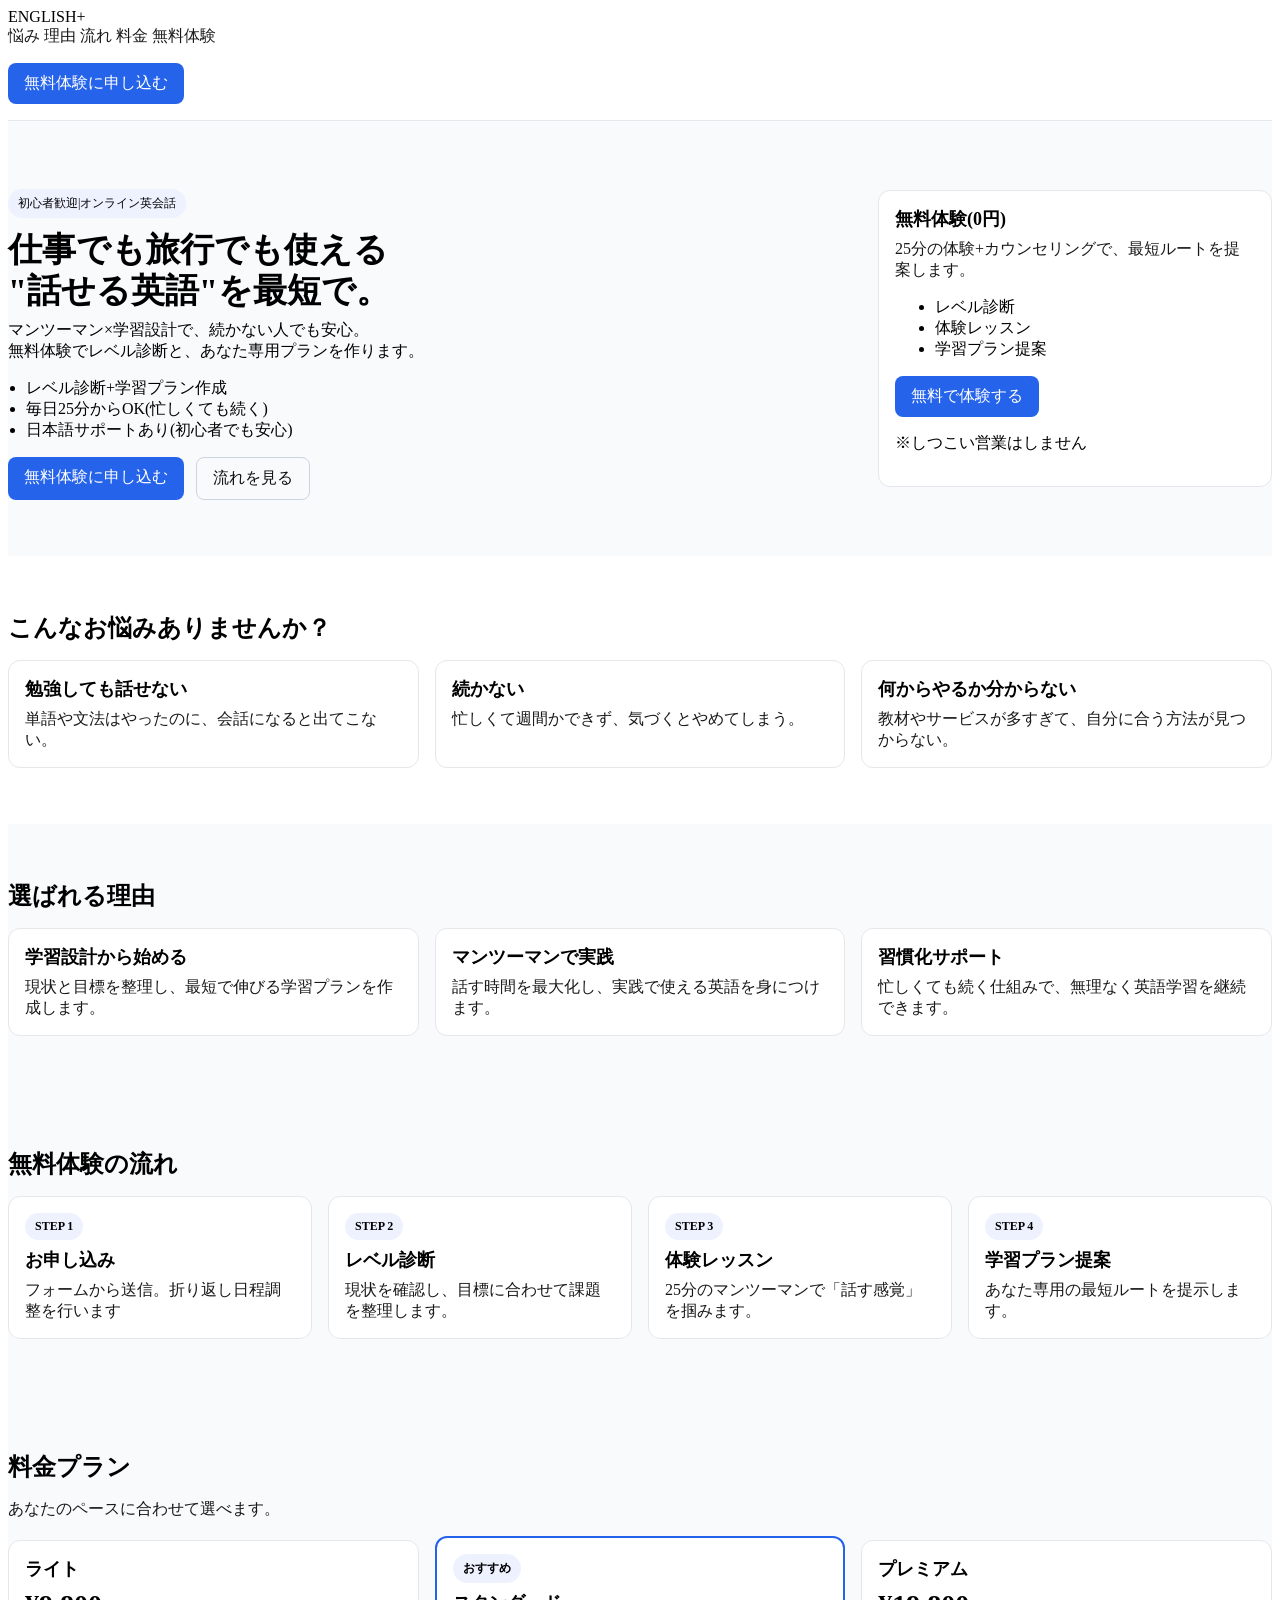
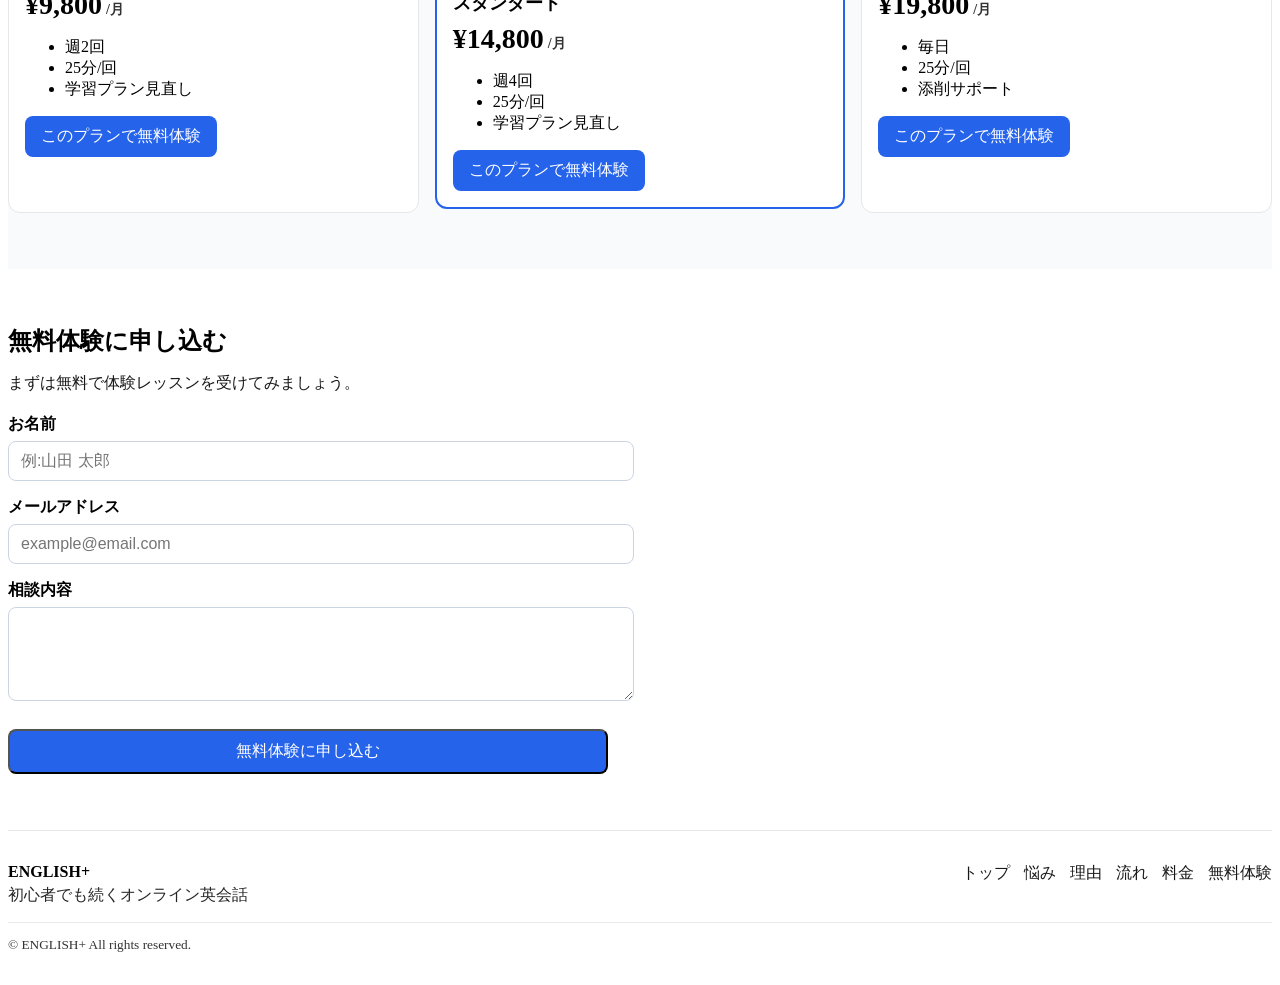
<file: english-lp/index.html>
<!DOCTYPE html>
<html lang="ja">
<head>
    <meta charset="UTF-8">
    <meta name="viewport" content="width=device-width, initial-scale=1.0">
    <title>ENGLISH+</title>
    <link rel="stylesheet" href="css/style.css" />
</head>

<body>
    <header class="header">
      <div class="container header_inner">
        <a href="#top" class="logo">ENGLISH+</a>

        <nav class="nav">
            <a href="#problems">悩み</a>
            <a href="#reason">理由</a>
            <a href="#flow">流れ</a>
            <a href="#price">料金</a>
            <a href="#contact">無料体験</a>
        </nav>
        <a href="#contact" class="btn">無料体験に申し込む</a>
      </div>
    </header>


<main>

  <section class="hero" id="top">
    <div class="container hero_inner">

    <div class="hero_copy">
      <p class="badge">初心者歓迎|オンライン英会話</p>

      <h1 class="hero_title">
        仕事でも旅行でも使える<br>
        "話せる英語"を最短で。
      </h1>

      <p class="hero_lead">
        マンツーマン×学習設計で、続かない人でも安心。<br>
        無料体験でレベル診断と、あなた専用プランを作ります。 
      </p>

      <ul class="hero_list">
        <li>レベル診断+学習プラン作成</li>
        <li>毎日25分からOK(忙しくても続く)</li>
        <li>日本語サポートあり(初心者でも安心)</li>
      </ul>

      <div class="hero_actions">
        <a class="btn" href="#contact">無料体験に申し込む</a>
        <a class="btn btn_ghost" href="#flow">流れを見る</a>
      </div>
    </div>

    <aside class="hero_card">
      <h2 class="card_title">無料体験(0円)</h2>
      <p class="card_text">25分の体験+カウンセリングで、最短ルートを提案します。</p>

      <ul class="card_list">
        <li>レベル診断</li>
        <li>体験レッスン</li>
        <li>学習プラン提案</li>
      </ul>

      <a class="btn btn_primary" href="#contact">無料で体験する</a>
      <p class="card_note">※しつこい営業はしません</p>
    </aside>
   </div>
  </section>

  <section class="section" id="problems">
    <div class="container">
      <h2 class="section_title">こんなお悩みありませんか？</h2>

    <div class="cards">
        <div class="card">
          <h3 class="card_title">勉強しても話せない</h3>
          <p class="card_text">単語や文法はやったのに、会話になると出てこない。</p>
        </div>

        <div class="card">
          <h3 class="card_title">続かない</h3>
          <p class="card_text">忙しくて週間かできず、気づくとやめてしまう。</p>
        </div>

        <div class="card">
          <h3 class="card_title">何からやるか分からない</h3>
          <p class="card_text">教材やサービスが多すぎて、自分に合う方法が見つからない。</p>
        </div>
      </div>

    </div>
  </section>


<section class="section section_alt" id="reason">
  <div class="container">

    <h2 class="section_title">選ばれる理由</h2>

    <div class="cards">

      <div class="card">
        <h3 class="card_title">学習設計から始める</h3>
        <p class="card_text">
          現状と目標を整理し、最短で伸びる学習プランを作成します。
        </p>
      </div>

      <div class="card">
        <h3 class="card_title">マンツーマンで実践</h3>
        <p class="card_text">
          話す時間を最大化し、実践で使える英語を身につけます。
        </p>
      </div>

      <div class="card">
        <h3 class="card_title">習慣化サポート</h3>
        <p class="card_text">
          忙しくても続く仕組みで、無理なく英語学習を継続できます。
        </p>
      </div>

    </div>
  </div>
</section>

<section class="section section_alt" id="flow">
  <div class="container">

    <h2 class="section_title">無料体験の流れ</h2>

    <div class="flow_grid">

      <div class="card flow_step">
        <p class="step_num">STEP 1</p>
        <h3 class="card_title">お申し込み</h3>
        <p class="card_text">フォームから送信。折り返し日程調整を行います</p>
      </div>

      <div class="card flow_step">
        <p class="step_num">STEP 2</p>
        <h3 class="card_title">レベル診断</h3>
        <p class="card_text">現状を確認し、目標に合わせて課題を整理します。</p>
      </div>

      <div class="card flow_step">
        <p class="step_num">STEP 3</p>
        <h3 class="card_title">体験レッスン</h3>
        <p class="card_text">25分のマンツーマンで「話す感覚」を掴みます。</p>
      </div>

      <div class="card flow_step">
        <p class="step_num">STEP 4</p>
        <h3 class="card_title">学習プラン提案</h3>
        <p class="card_text">あなた専用の最短ルートを提示します。</p>
      </div>
      
    </div>
  </div>
</section>

<section class="section section_alt" id="price">
  <div class="container">

    <h2 class="section_title">料金プラン</h2>
    <p class="section_lead">あなたのペースに合わせて選べます。</p>

    <div class="price_grid">

      <div class="card price_card">
        <h3 class="card_title">ライト</h3>
        <p class="price_num">¥9,800<span class="price_unit">/月</span></p>
        <ul class="list">
          <li>週2回</li>
          <li>25分/回</li>
          <li>学習プラン見直し</li>
        </ul>
        <a class="btn btn_primary" href="#contact">このプランで無料体験</a>
      </div>
      <div class="card price_card price_card--featured">
        <p class="price_badge">おすすめ</p>
        <h3 class="card_title">スタンダード</h3>
        <p class="price_num">¥14,800<span class="price_unit">/月</span></p>
        <ul class="list">
          <li>週4回</li>
          <li>25分/回</li>
          <li>学習プラン見直し</li>
        </ul>
        <a class="btn btn_primary" href="#contact">このプランで無料体験</a>
      </div>

      <div class="card price_card">
        <h3 class="card_title">プレミアム</h3>
        <p class="price_num">¥19,800<span class="price_unit">/月</span></p>
        <ul class="list">
          <li>毎日</li>
          <li>25分/回</li>
          <li>添削サポート</li>
        </ul>
        <a class="btn btn_primary" href="#contact">このプランで無料体験</a>
      </div>

    </div>
  </div>
</section>

<section class="section" id="contact">
  <div class="container">

    <h2 class="section_title">無料体験に申し込む</h2>
    <p class="section_lead">
      まずは無料で体験レッスンを受けてみましょう。
    </p>

    <form class="form" action="#" method="post">

      <div class="form_row">
        <label for="name">お名前</label>
        <input id="name" type="text" class="form_input" placeholder="例:山田 太郎">
      </div>

      <div class="form_row">
        <label for="email">メールアドレス</label>
        <input id="email" type="email" class="form_input" placeholder="example@email.com">
      </div>

      <div class="form_row">
        <label for="message">相談内容</label>
        <textarea id="message" class="form_input" rows="4"></textarea>
      </div>

      <button type="submit" class="btn btn_primary form_btn">
       無料体験に申し込む
      </button>

    </form>
  </div>
</section>
<main role="main"></main>
</main>

<footer class="footer">
<div class="container footer_inner">

  <div class="footer_brand">
    <p class="footer_logo">ENGLISH+</p>
    <p class="footer_text">初心者でも続くオンライン英会話</p>
  </div>

  <nav class="footer_nav" aria-label="フッターメニュー">
    <a href="#top">トップ</a>
    <a href="#problems">悩み</a>
    <a href="#reason">理由</a>
    <a href="#flow">流れ</a>
    <a href="#price">料金</a>
    <a href="#contact">無料体験</a>
  </nav>
</div>

  <div class="container footer_bottom">
    <small>© ENGLISH+ All rights reserved.</small>
  </div>
</footer>

</body>
</html>
</file>
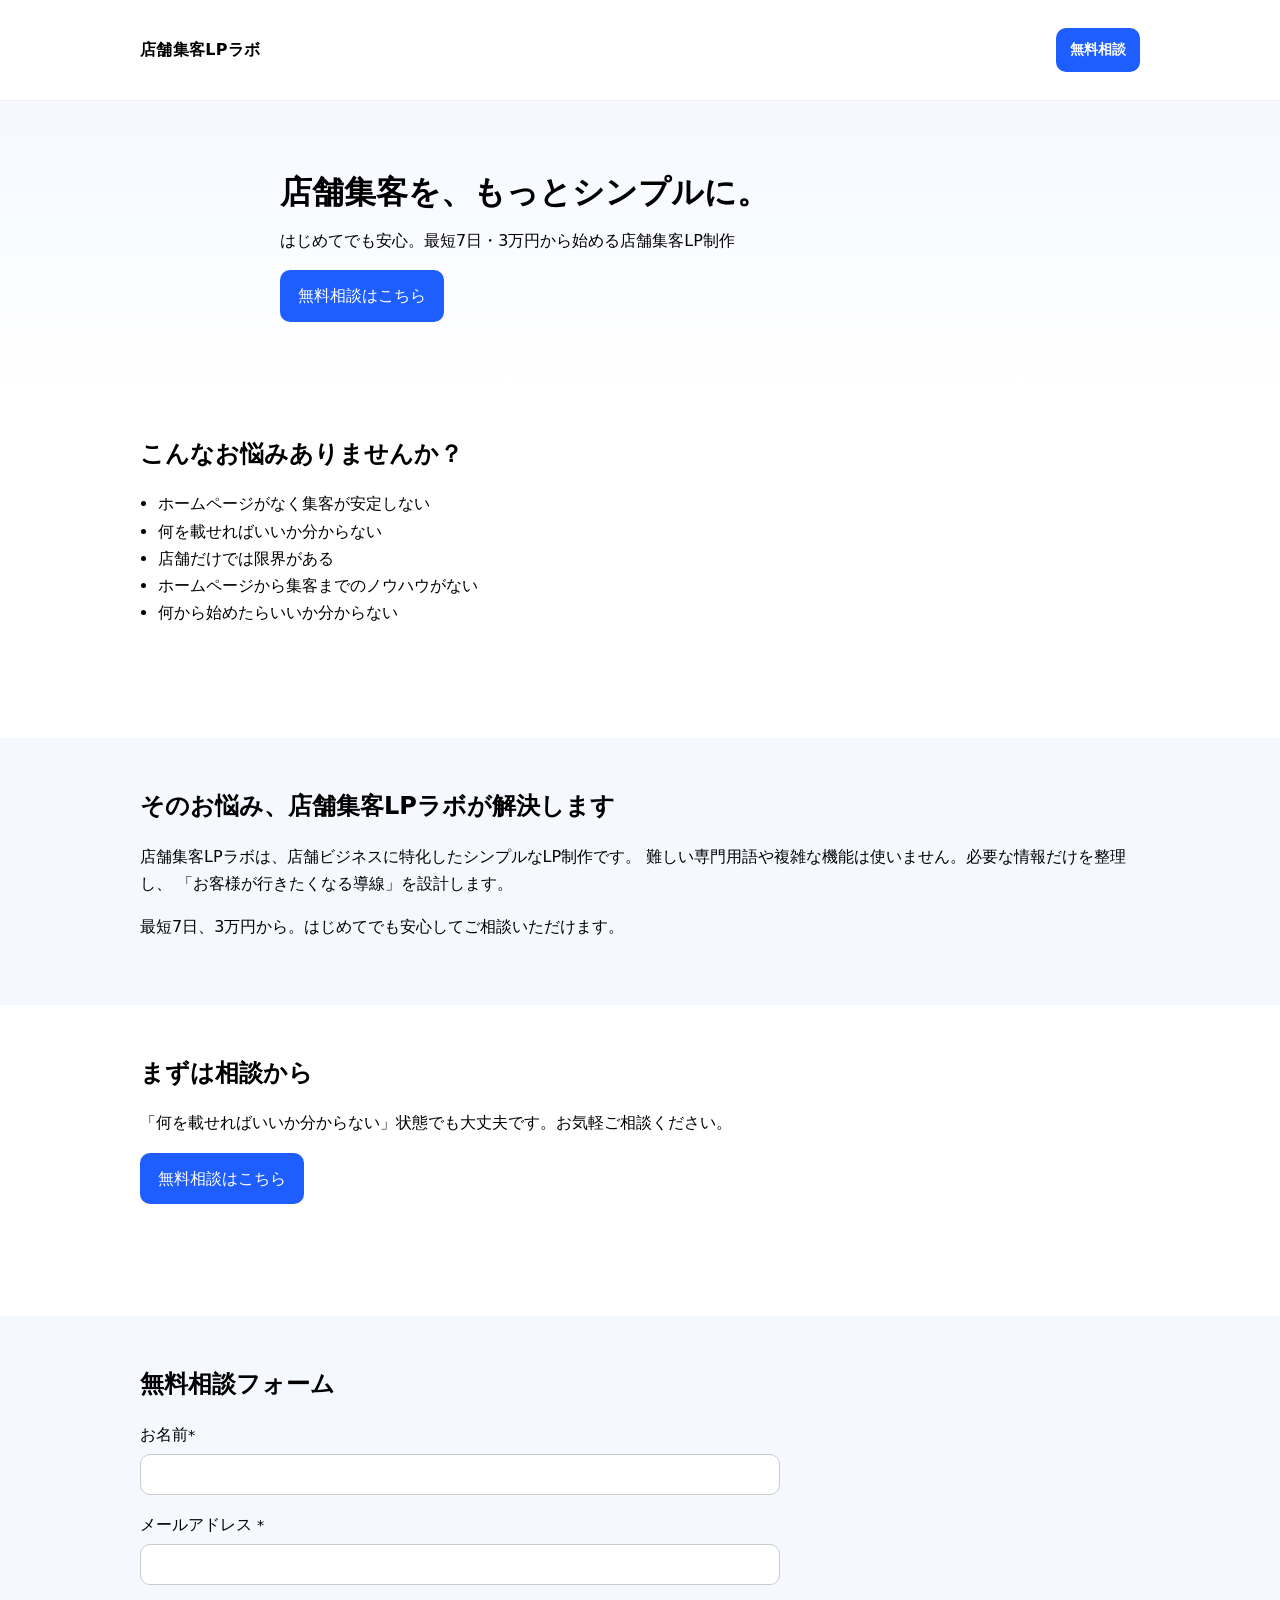
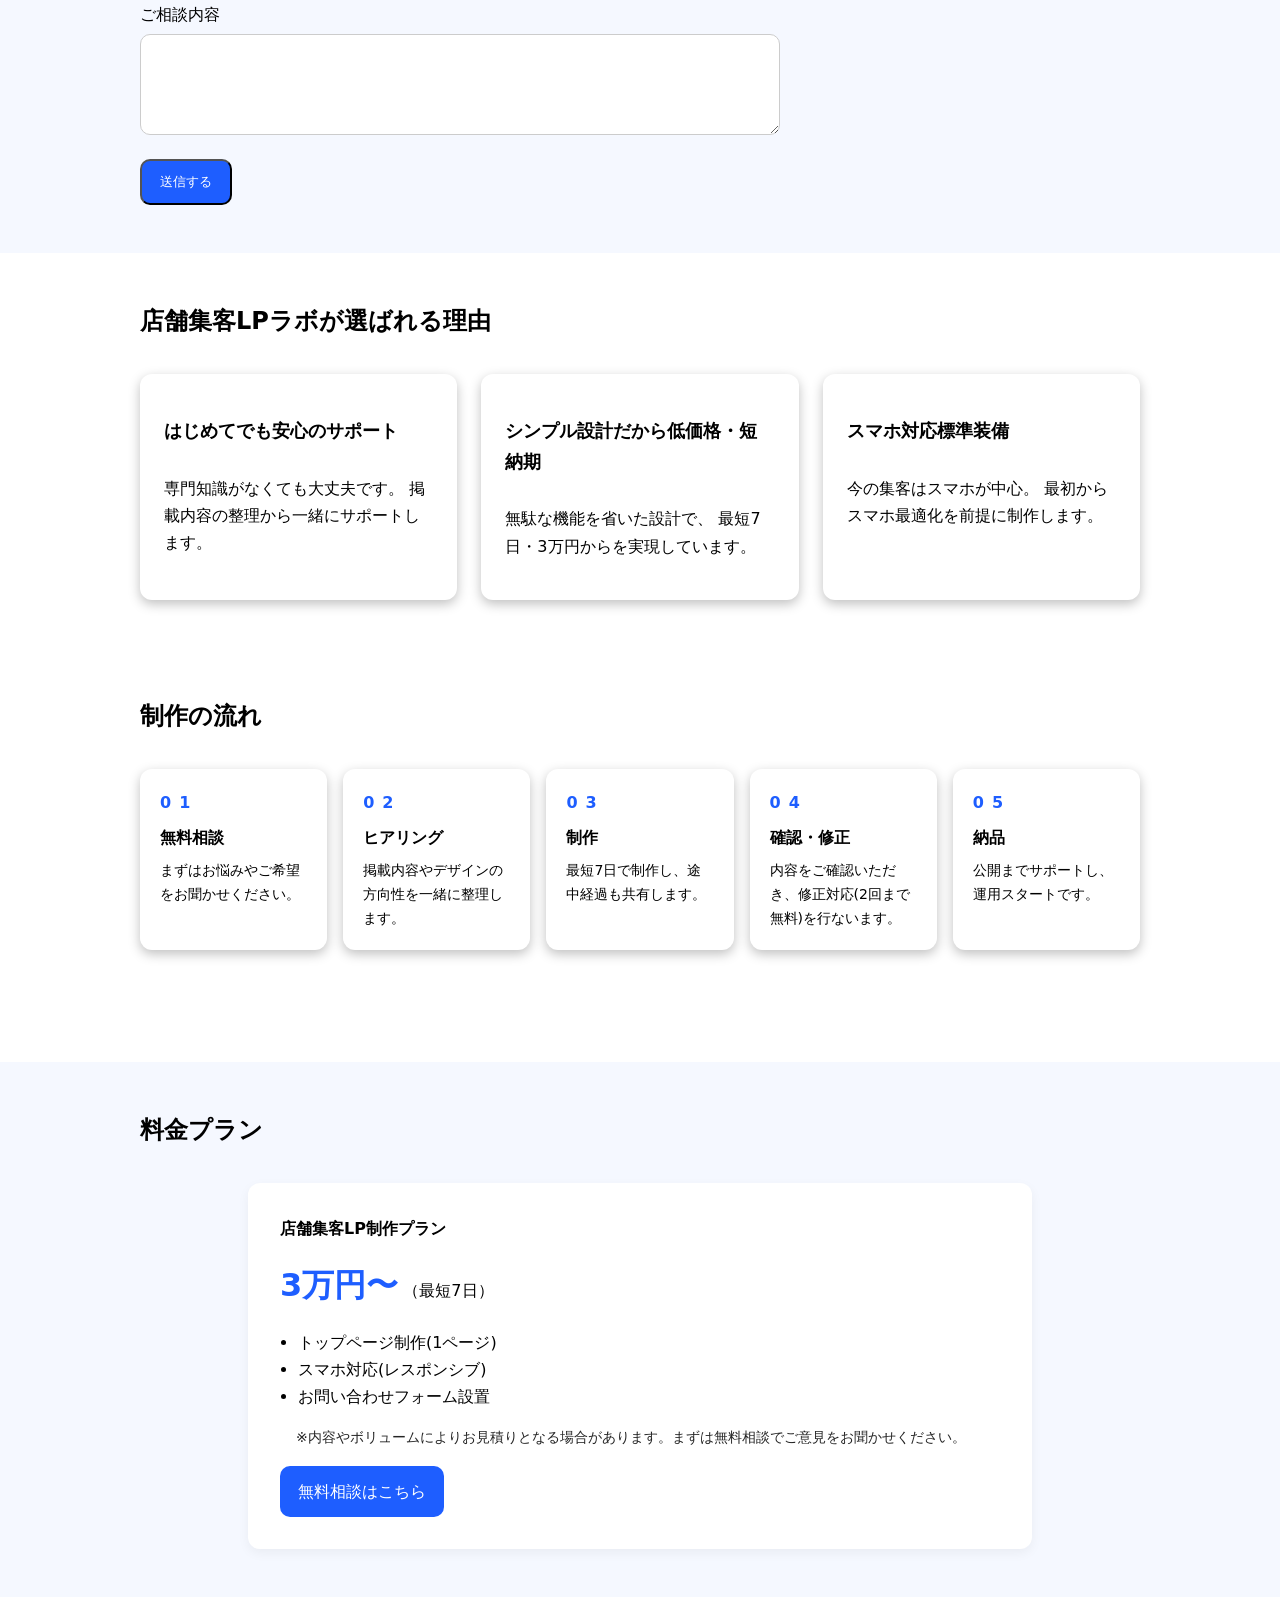
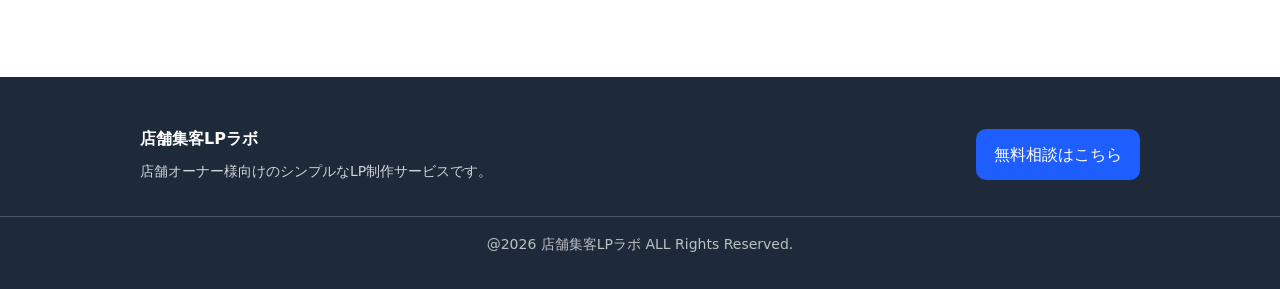
<file: store-lp/index.html>
<!DOCTYPE html>
<html lang="ja">
<head>
    <meta charset="UTF-8">
    <meta name="viewport" content="width=device-width, initial-scale=1.0">
    <title>店舗集客LPラボ</title>
    <link rel="stylesheet" href="css/style.css" />
</head>
<body>
    <header class="header">
        <div class="container header_inner">
          <p class="logo">店舗集客LPラボ</p>
      
          <nav class="header_nav" aria-label="ヘッダーメニュー">
            <a class="header_link" href="#contact">無料相談</a>
          </nav>
        </div>
      </header>

    <main>
        <!-- FV -->
        <section class="hero">
            <div class="container hero_inner">
                <h1 class="hero_title">店舗集客を、もっとシンプルに。</h1>
                <p class="hero_lead">はじめてでも安心。最短7日・3万円から始める店舗集客LP制作</p>
                <a class="btn btn-primary" href="#contact">無料相談はこちら</a>
            </div>
        </section>

        <!--悩み-->
        <section class="section">
            <div class="container">
                <h2 class="section_title">こんなお悩みありませんか？</h2>
                <ul class="list">
                    <li>ホームページがなく集客が安定しない</li>
                    <li>何を載せればいいか分からない</li>
                    <li>店舗だけでは限界がある</li>
                    <li>ホームページから集客までのノウハウがない</li>
                    <li>何から始めたらいいか分からない</li>
                </ul>
            </div>
        </section>

        <!--解決-->
        <section class="section section-alt">
            <div class="container">
                <h2 class="section_title">そのお悩み、店舗集客LPラボが解決します</h2>
                <p>
                    店舗集客LPラボは、店舗ビジネスに特化したシンプルなLP制作です。
                    難しい専門用語や複雑な機能は使いません。必要な情報だけを整理し、
                    「お客様が行きたくなる導線」を設計します。
                </p>
                <p>
                    最短7日、3万円から。はじめてでも安心してご相談いただけます。
                </p>
            </div>
        </section>

        <!-- CTA -->
        <section class="section">
            <div class="container">
                <h2 class="section_title">まずは相談から</h2>
                <p>「何を載せればいいか分からない」状態でも大丈夫です。お気軽ご相談ください。</p>
                <a class="btn btn-primary" href="#contact">無料相談はこちら</a>
            </div>
        </section>

        <!-- フォーム（飛び先） -->
        <section id="contact" class="section section-alt">
            <div class="container">
            <h2 class="section_title">無料相談フォーム</h2>

        <form class="form" action="#" method="post">
          <div class="form_row">
            <label for="name">お名前<span class="req">*</span></label>
            <input id="name" name="name" type="text" required>
          </div>

          <div class="form_row">
            <label for="email">メールアドレス <span class="req">*</span></label>
            <input id="email" name="email" type="email" required>
          </div>

          <div class="form_row">
            <label for="message">ご相談内容</label>
            <textarea id="message" name="message" rows="5"></textarea>
          </div>

          <div class="form_row">
            <button class="btn btn-primary" type="submit">送信する</button>
          </div>
        </form>
        </div>
        </section>

        <section class="section">
            <div class="container">
                <h2 class="section_title">店舗集客LPラボが選ばれる理由</h2>
                
                <div class="reason_wrapper">
                <div class="reason_card">
                    <h3 class="reason_title">はじめてでも安心のサポート</h3>
                    <p>
                        専門知識がなくても大丈夫です。
                        掲載内容の整理から一緒にサポートします。
                    </p>
                </div>

                <div class="reason_card">
                    <h3 class="reason_title">シンプル設計だから低価格・短納期</h3>
                    <p>
                        無駄な機能を省いた設計で、
                        最短7日・3万円からを実現しています。
                    </p>
                </div>

                <div class="reason_card">
                    <h3 class="reason_title">スマホ対応標準装備</h3>
                    <p>
                        今の集客はスマホが中心。
                        最初からスマホ最適化を前提に制作します。
                    </p>
                </div>

                </div>
            </div> 
        </section>

        <section class="section">
            <div class="container">
                <h2 class="section_title">制作の流れ</h2>

                <div class="flow_wrapper">
                    <div class="flow_card">
                        <p class="flow_step">01</p>
                        <h3 class="flow_title">無料相談</h3>
                        <p class="flow_text">まずはお悩みやご希望をお聞かせください。</p>
                    </div>

                    <div class="flow_card">
                        <p class="flow_step">02</p>
                        <h3 class="flow_title">ヒアリング</h3>
                        <p class="flow_text">掲載内容やデザインの方向性を一緒に整理します。</p>
                    </div>

                    <div class="flow_card">
                        <p class="flow_step">03</p>
                        <h3 class="flow_title">制作</h3>
                        <p class="flow_text">最短7日で制作し、途中経過も共有します。</p>
                    </div>

                    <div class="flow_card">
                        <p class="flow_step">04</p>
                        <h3 class="flow_title">確認・修正</h3>
                        <p class="flow_text">内容をご確認いただき、修正対応(2回まで無料)を行ないます。</p>
                    </div>

                    <div class="flow_card">
                        <p class="flow_step">05</p>
                        <h3 class="flow_title">納品</h3>
                        <p class="flow_text">公開までサポートし、運用スタートです。</p>
                    </div>
                </div>
            </div>
        </section>

        <!--料金-->
        <section class="section section-alt">
            <div class="container">
                <h2 class="section_title">料金プラン</h2>

            <div class="price_card">
                <h3 class="price_title">店舗集客LP制作プラン</h3>

                <p class="price_value">
                    <span class="price_yen">3万円〜</span>
                    <span class="price_note">（最短7日）</span>
                </p>

                <ul class="price_list">
                    <li>トップページ制作(1ページ)</li>
                    <li>スマホ対応(レスポンシブ)</li>
                    <li>お問い合わせフォーム設置</li>
                </ul>

                <p class="price_small">
                    ※内容やボリュームによりお見積りとなる場合があります。まずは無料相談でご意見をお聞かせください。
                </p>

                <a class="btn btn-primary" href="#contact">無料相談はこちら</a>
            </div>
            </div>
        </section>

    </main>

    <footer class="footer">
        <div class="container footer_inner">
            <div class="footer_info">
                <p class="footer_logo">店舗集客LPラボ</p>
                <p class="footer_text">
                    店舗オーナー様向けのシンプルなLP制作サービスです。
                </p>
            </div>

        <div class="footer_contact">
            <a href="#contact" class="btn btn-primary">無料相談はこちら</a>
        </div>
        </div>

        <div class="footer_bottom">
            <p class="footer_copy">
                @2026 店舗集客LPラボ ALL Rights Reserved.
            </p>
        </div>
    </footer>



    
</body>
</html>
</file>
<file: english-lp/css/style.css>
.header{
  background:#fff;
  position: sticky;
  top: 0;
  z-index: 10;
  border-bottom: 1px solid #e5e7eb;
}

.header a{
  text-decoration: none;
  color: inherit;
}

.header .nav a{
  opacity: .9;
}

.header .nav a:hover{
  opacity: 1;
  text-decoration: underline;
}

/* ヘッダー内のCTAを常にボタン見た目に */
.header .btn{
  background:#2563eb;
  color:#fff;
  padding:10px 16px;
  margin:16px 0;
  border-radius:8px;
  display:inline-block;
  white-space: nowrap;
}

/* SP：ヘッダーを縦並びに */
@media (max-width: 768px){
  .header_inner{
    flex-direction: column;
    align-items: flex-start;
  }
}

.hero{
  padding:56px 0;
  background: #f8fafc;
}

.hero_inner{
  display: flex;
  gap:24px;
  align-items:center;
}

.hero_copy{
  flex:1;
}

.hero_card{
  width:min(360px,100%);
  background:#ffffff;
  border:1px solid #e5e7eb;
  border-radius:12px;
  padding:16px;
}

.hero_title{
  margin:0 0 8px;
  font-size:34px;
  line-height:1.2;
}

.hero_lead{
  margin:0 0 16px;
}

.badge{
  display:inline-block;
  font-size:12px;
  padding:6px 10px;
  border-radius:999px;
  background: #eef2ff;
  margin-bottom:12px;
}

.hero_list{
  margin:0 0 16px;
  padding-left:18px;
}

.hero_actions{
  display:flex;
  gap:12px;
  flex-wrap:wrap;
}

.btn{
  text-decoration:none;
  display:inline-block;
  padding:10px 16px;
  border-radius:8px;
}

.btn{
  background: #2563eb;
  color:#fff
}

.btn_primary{
  background: #2563eb;
  color:#fff
}

.btn_ghost{
  background: transparent;
  color:#111;
  border:1px solid #cbd5e1;
}

@media(max-width:768px){
  .hero_inner{
    flex-direction:column;
    align-items:stretch;
  }

  .hero_card{
    width:100%;
  }
}

.section{
  padding:56px 0;
}

.section_title{
  margin:0 0 16px;
  font-size:24px;
}

.cards{
  display:grid;
  grid-template-columns:repeat(3,1fr);
  gap:16px;
}

.card{
  background:#fff;
  border:1px solid #e5e7eb;
  border-radius:12px;
  padding:16px
}

.card_title{
  margin:0 0 8px;
  font-size:18px;
}

.card_text{
  margin:0;
  opacity:.9;
}

@media(max-width:768px){
  .cards{
    grid-template-columns:1fr;
  }
}

.section_alt{
  background:#f8fafc;
}

.flow_grid{
  display:grid;
  grid-template-columns: repeat(4,1fr);
  gap:16px;
}

.step_num{
  margin: 0 0 8px;
  font-weight: 700;
  font-size: 12px;
  display: inline-block;
  padding: 6px 10px;
  border-radius: 999px;
  background: #eef2ff;
}

@media (max-width: 768px){
  .flow_grid{
    grid-template-columns: 1fr;
  }
}

.section_lead{
  margin:0 0 20px;
  opacity:.9;
}

.price_grid{
  display:grid;
  grid-template-columns:repeat(3,1fr);
  gap:16px;
}

.price_num{
  margin:8px 0 12px;
  font-size:28px;
  font-weight:800;
}

.price_unit{
  font-size:14px;
  font-weight:600;
  opacity:.8;
  margin-left:4px;
}

.price_badge{
  display:inline-block;
  margin:0 0 8px;
  font-size:12px;
  font-weight:700;
  padding:6px 10px;
  border-radius:999px;
  background:#eef2ff;
}

.price_card--featured{
  border:2px solid #2563eb;
  transform:translateY(-4px);
}

@media(max-width:768px){
  .price_grid{
    grid-template-columns: 1fr;
  }

  .price_card--featured{
    transform:none;
  }
}

.form{
  max-width:600px;
}

.form_row{
  margin-bottom:16px;
}

.form_row label{
  display: block;
  margin-bottom:6px;
  font-weight:600;
}

.form_input{
  width:100%;
  padding:10px 12px;
  border-radius:8px;
  border:1px solid #cbd5e1;
  font-size:16px;
}

.form_input:focus{
  outline:none;
  border-color:#2563eb;
}

.form_btn{
  width:100%;
  margin-top:8px;
  font-size:16px;
}

.footer{
  padding:32px 0 20px;
  border-top:1px solid #e5e7eb;
  background:#fff;
}

.footer_inner{
  display:flex;
  justify-content: space-between;
  gap:16px;
  align-items:flex-start;
  padding-bottom:16px;
}

.footer_logo{
  margin:0 0 4px;
  font-weight:800;
}

.footer_text{
  margin:0;
  opacity:.85;
}

.footer_nav{
  display:flex;
  gap:14px;
  flex-wrap:wrap;
  justify-content:flex-end;
}

.footer_nav a{
  text-decoration:none;
  color:inherit;
  opacity:.9;
}

.footer_nav a:hover{
  opacity:1;
  text-decoration:underline;
}

.footer_bottom{
  padding-top:12px;
  border-top:1px solid #e5e7eb;
  opacity:.8;
}

@media(max-width:768px){
  .footer_inner{
    flex-direction:column;
  }
  .footer_nav{
    justify-content:flex-start;
  }
}

html{
  scroll-padding-top: 64px; /* ヘッダーの高さ */
}
</file>
<file: store-lp/css/style.css>
html { scroll-behavior: smooth; }

html{
  scroll-padding-top: 64px; /* ヘッダーの高さ */
}

body {
    margin: 0;
    font-family: system-ui, -apple-system, "Segoe UI", sans-serif;
    line-height: 1.7;
  }

  .container {
    width: min(1000px, 92%);
    margin: 0 auto;
  }
  
  .header, .footer {
    padding: 16px 0;
  }

  .header{
    position: sticky;
    top: 0;
    z-index: 1000;
    background: #fff;
    border-bottom: 1px solid rgba(0,0,0,0.06);
  }
  
  .header_inner{
    display: flex;
    align-items: center;
    justify-content: space-between;
    padding: 12px 0;
  }
  
  .logo{
    margin: 0;
    font-weight: 800;
    letter-spacing: 0.02em;
  }
  
  .header_nav{
    display: flex;
    align-items: center;
    gap: 12px;
  }
  
  .header_link{
    display: inline-flex;
    align-items: center;
    padding: 10px 14px;
    border-radius: 10px;
    text-decoration: none;
    background: #1e5eff;
    color: #fff;
    font-weight: 700;
    font-size: 14px;
    transition: transform 0.15s ease, opacity 0.15s ease;
  }
  
  .header_link:hover{
    transform: translateY(-1px);
    opacity: 0.92;
  }

  .hero {
    padding: 64px 0;
    background: linear-gradient(180deg, #f5f8ff 0%, rgba(245,248,255,0) 100%);
  }

  .hero_inner{
    max-width: 720px;
  }

  
  .hero_title {
    margin: 0 0 8px;
    font-size: 32px;
  }
  
  .hero_lead {
    margin: 0 0 16px;
  }

  .section {
    padding: 48px 0;
  }
  
  .section-alt {
    background: #f5f8ff; /* 青系の薄い背景 */
    margin-top: 64px
  }
  
  .section_title {
    margin: 0 0 16px;
    font-size: 24px;
  }
  
  .list {
    margin: 0;
    padding-left: 18px;
  }
  
  .btn {
    display: inline-block;
    padding: 12px 18px;
    border-radius: 10px;
    text-decoration: none;
    transition: transform 0.15s ease, box-shadow 0.15s ease;
  }

  .btn:hover{
    transform: translateY(-2px);
    box-shadow: 0 6px 18px rgba(30,94,255,0.25);
  }
  
  .btn-primary {
    background: #1e5eff;
    color: #fff;
  }

  .form {max-width:640px;}
  .form_row {margin-top:16px;}
  label {display: block; margin-bottom:6px;}
  input,textarea{
    width:100%;
    padding:12px; 
    border:1px solid #ccc;
    border-radius:10px;
    box-sizing:border-box;
  }
  .req{font-size:0.9em;}

  .reason_wrapper{
    display: flex;
    gap:24px;
    margin-top:32px;
  }

  .reason_card{
    flex:1;
    background: #ffffff;
    padding: 24px;
    border-radius: 12px;
    box-shadow:0 4px 12px rgba(0,0,0,0.25);

    display: flex;
    flex-direction:column;
  }

  .reason_title{
    margin-bottom:12px;
    font-size:18px;
  }

  .reason_card:hover{
    transform:translateY(-4px);
    transition:0.2s;
  }

  @media (max-width: 900px) {
    .reason_wrapper {
      flex-direction: column;
    }
  }

  .flow_wrapper{
    display:grid;
    grid-template-columns: repeat(5,1fr);
    gap:16px;
    margin-top:32px;
  }

  .flow_card{
    background: #fff;
    padding:20px;
    border-radius: 12px;
    box-shadow:0 4px 12px rgba(0,0,0,0.25);
  }

  .flow_step{
    margin:0 0 8px;
    font-weight:900;
    letter-spacing: 0.5em;
    color:#1e5eff; /*青系*/
  }

  .flow_title{
    margin:0 0 8px;
    font-size:16px;
  }

  .flow_text{
    margin:0;
    font-size:14px;
  }

  @media(max-width:900px){
    .flow_wrapper{
      grid-template-columns: repeat(2,1fr);
    }
  }

  @media(max-width:520px){
    .flow_wrapper{
      grid-template-columns: 1fr;
    }
  }

  .price_card{
    margin:32px auto 0;
    background: #fff;
    padding:32px;
    border-radius:12px;
    box-shadow:0 4px 12px rgba(0,0,0,0.05);
    max-width:720px;
  }

  .price_title{
    margin:0 0 16px;
    font-size:16px;
  }

  .price_value{
    margin:0 0 16px;
  }

  .price_yen{
    font-size:32px;
    font-weight:700;
    color:#1e5eff;
  }

  .price_list{
    margin:0;
    padding-left:18px;
  }

  .price_small{
    margin:16px;
    font-size:14px;
    opacity: 0.85;
  }

  @media(max-width:520px){
    .price_card{padding:24px;}
    .price_yen{font-size:28px;}
  }

  .footer{
    margin-top:80px;
    background: #1e2a3a;
    color:#fff
  }

  .footer_inner{
    display:flex;
    justify-content: space-between;
    align-items:center;
    padding:32px 0;
  }

  .footer_logo{
    margin:0 0 8px;
    font-weight:700;
  }

  .footer_text{
    margin:0;
    opacity:0.8;
    font-size:14px;
  }

  .footer_bottom{
    border-top:1px solid rgba(255,255,255,0.2);
    text-align:center;
    padding:16px 0;
  }

  .footer_copy{
    margin: 0;
    font-size: 14px;
    opacity: 0.7;
  }

  @media(max-width:520px){
    .footer_inner{
      flex-direction: column;
      gap: 16px;
      text-align: center;
    }
  }
</file>
